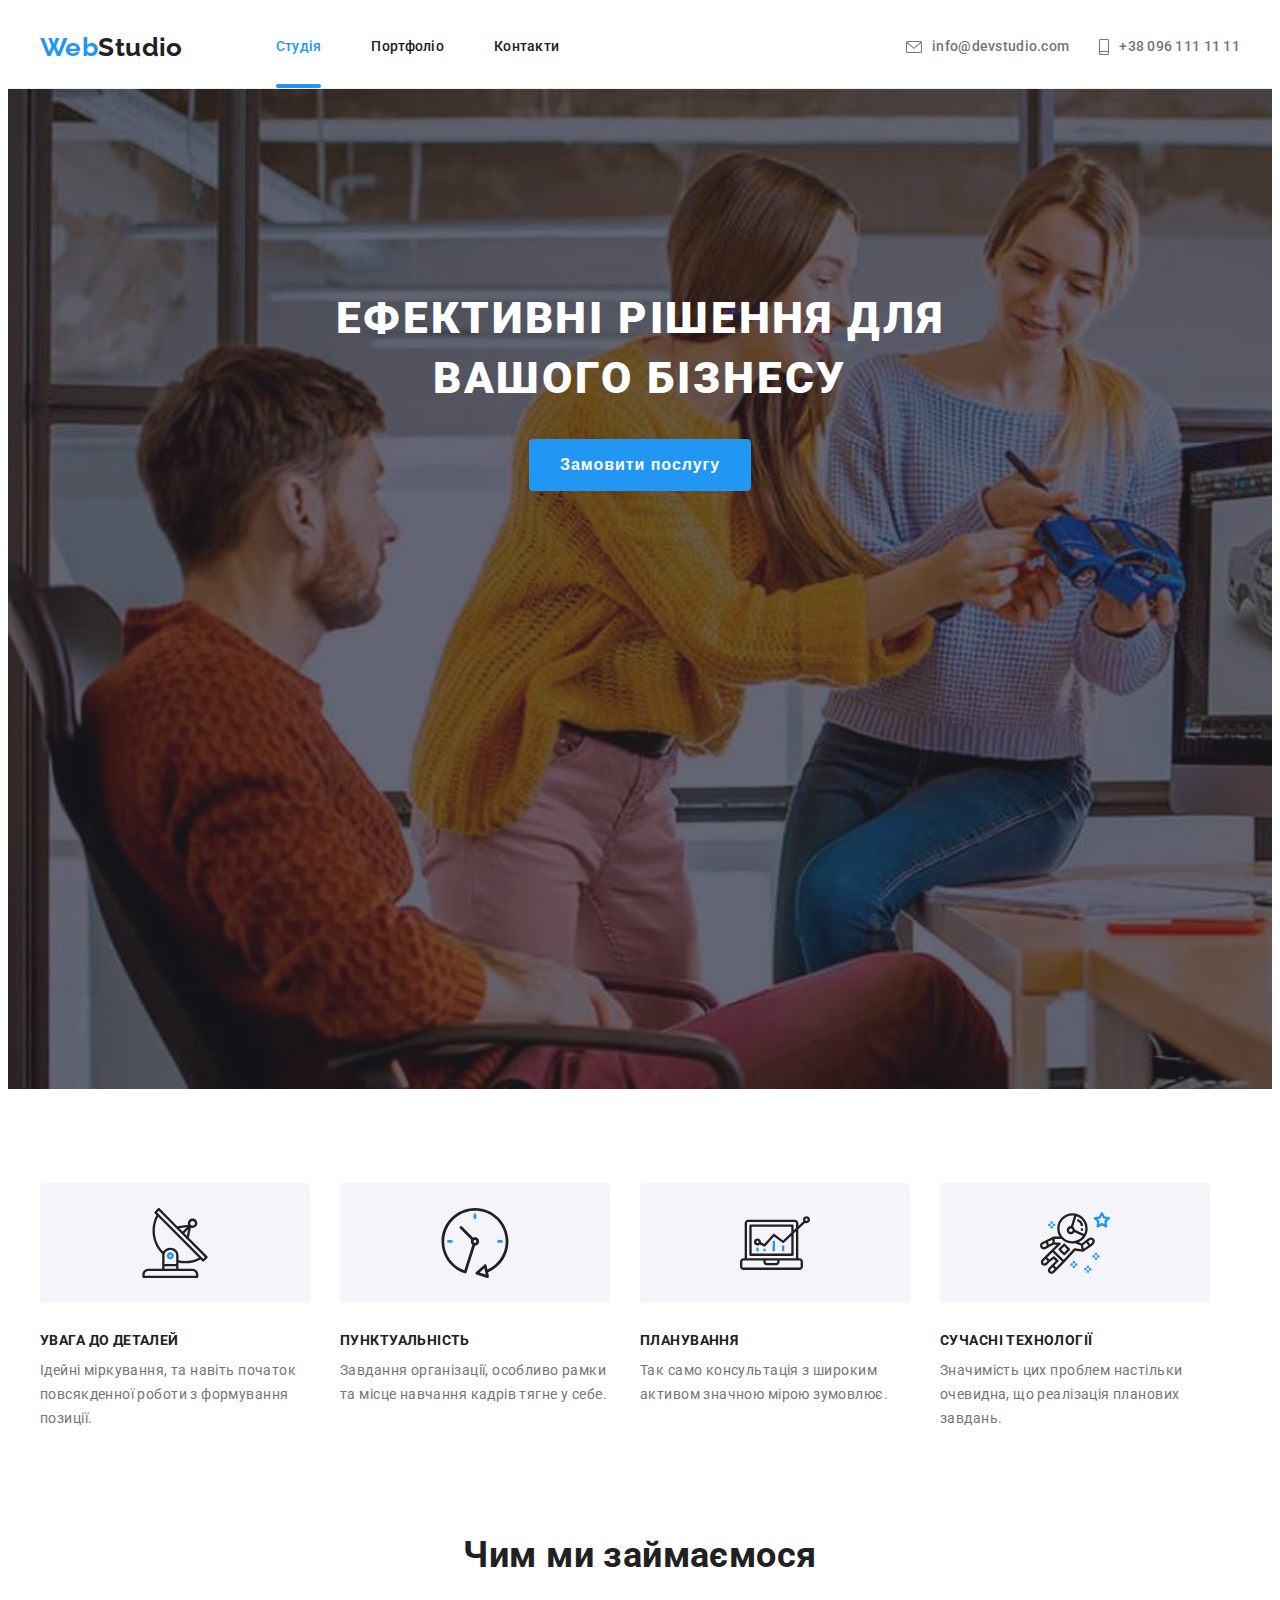
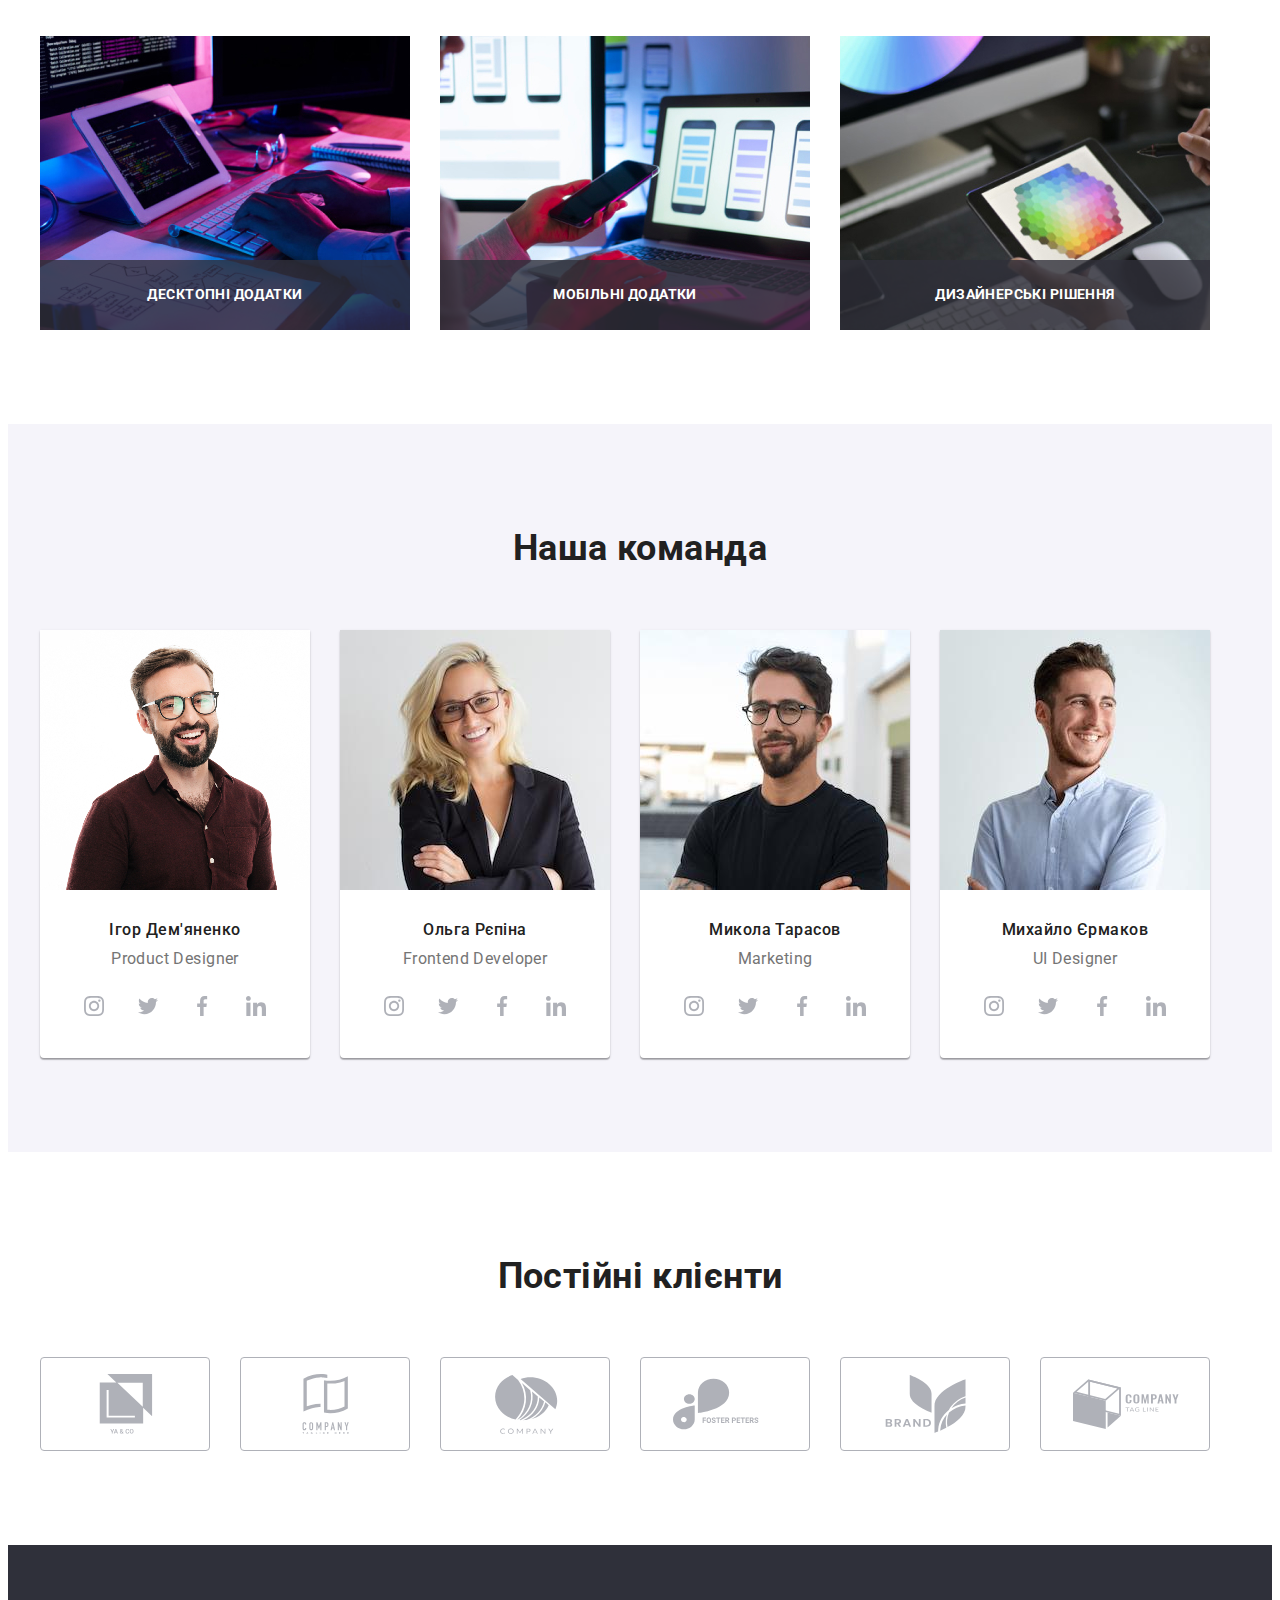
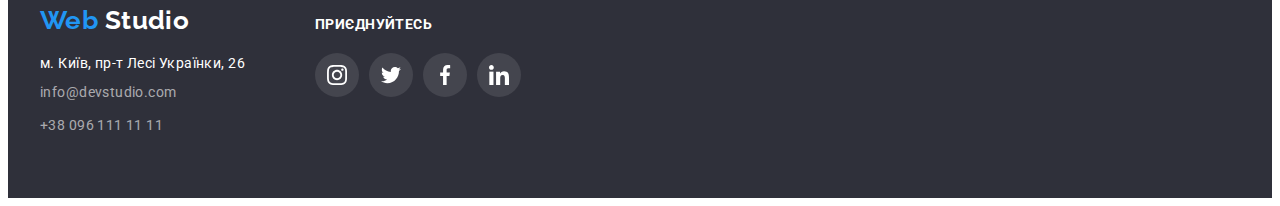
<file: index.html>
<!DOCTYPE html>
<html lang="uk">
  <head>
    <meta charset="UTF-8" />
    <meta http-equiv="X-UA-Compatible" content="IE=edge" />
    <meta name="viewport" content="width=device-width, initial-scale=1.0" />
    <title>Студія</title>
    <link rel="preconnect" href="https://fonts.googleapis.com">
    <link rel="preconnect" href="https://fonts.gstatic.com" crossorigin>
    <link href="https://fonts.googleapis.com/css2?family=Raleway:wght@700&family=Roboto:wght@400;500;700;900&display=swap" rel="stylesheet">
    <link rel="stylesheet" href="https://cdnjs.cloudflare.com/ajax/libs/modern-normalize/1.1.0/modern-normalize.min.css" integrity="sha512-wpPYUAdjBVSE4KJnH1VR1HeZfpl1ub8YT/NKx4PuQ5NmX2tKuGu6U/JRp5y+Y8XG2tV+wKQpNHVUX03MfMFn9Q==" crossorigin="anonymous" referrerpolicy="no-referrer" /> 
    <link rel="stylesheet" href="./css/styles.css">
  </head>
  <body>
    <!--start header-->
    <header class="header">
      <div class="container header-container">
      <nav class="navigation">
        <a class="logo logo-header link" href="./index.html"><span class="logo-primary-half-header">Web</span><span class="logo-secondary-half-header">Studio</span>
        </a>      
        <ul class="menu-nav-list list">
          <li class="menu-nav-item">
            <a class="menu-nav-link current link " href="./index.html">Студія</a>
          </li>
          <li class="menu-nav-item">
            <a class="menu-nav-link link" href="./portfolio.html">Портфоліо</a>
          </li>
          <li class="menu-nav-item">
            <a class="menu-nav-link link" href="">Контакти</a>
          </li>
        </ul>
      </nav>
        <!--start activ contacts-->
        <ul class=" contacts-list list">
          <li class="contacts-item">            
            <a class="mail-header link" href="mailto:info@devstudio.com"><svg class="envelope" width="16" height="12"><use href="./img/sprite.svg#envelope"></use></svg>info@devstudio.com</a></li>
          <li class="contacts-item">            
            <a class="phone-namber-header link" href="tel:+380961111111"><svg class="smartphone" width="10" height="16"><use href="./img/sprite.svg#smartphone"></use></svg>+38 096 111 11 11</a></li>
        </ul>
      </div>      
      
        <!--end novigation, activ contacts, header-->
       
    </header>
    <main>
        <!--start hero-->        
    <section class="hero">
      <div class="container">
        <h1 class="main-title">Ефективні рішення для вашого бізнесу
        </h1>
        <button class="modal-btn" type="button" data-modal-open>Замовити послугу</button>
      </div>        
    </section>
         <!--end hero-->
        <!--start features-->  
    <section class="features">
      <div class="container container-features">
        <h2 class="titel-cat visually-hidden">Особливості</h2>
        
        <ul class="features-list list">
          <li class="features-item ">
            <div class="features-button"> <svg class="features-buttjn-icon" width="70" height="70"><use href="./img/sprite.svg#antenna"></use></svg></div>  
            <h3 class="features-title">УВАГА ДО ДЕТАЛЕЙ</h3>
            <p class="descr-features">Ідейні міркування, та навіть початок повсякденної роботи з формування позиції.</p> 
                                 
          </li>
          <li class="features-item icon-clock">
            <div class="features-button"> <svg class="features-buttjn-icon" width="70" height="70"><use href="./img/sprite.svg#clock"></use></svg></div>
            <h3 class="features-title">ПУНКТУАЛЬНІСТЬ</h3>
            <p class="descr-features">Завдання організації, особливо рамки та місце навчання кадрів тягне у себе.</p>
                                    
          </li>
          <li class="features-item icon-diagram">
            <div class="features-button"> <svg class="features-buttjn-icon" width="70" height="70"><use href="./img/sprite.svg#diagram"></use></svg></div>
            <h3 class="features-title">ПЛАНУВАННЯ</h3>
            <p class="descr-features">Так само консультація з широким активом значною мірою зумовлює.</p>
                                         
          </li>
          <li class="features-item icon-astronaut">
            <div class="features-button"> <svg class="features-buttjn-icon" width="70" height="70"><use href="./img/sprite.svg#astronaut"></use></svg></div>
            <h3 class="features-title">СУЧАСНІ ТЕХНОЛОГІЇ</h3>
            <p class="descr-features">Значимість цих проблем настільки очевидна, що реалізація планових завдань.</p>
                        
          </li>
        </ul>  
      </div>            
    </section>
    <!--end features--> 
    <!--start work--> 
    <section class="work section">
      <div class="container">
        <h2 class="titel-cat">Чим ми займаємося</h2>
        <ul class=" work-list list">
          <li class="work-item">
            <img class="work-item-img" src="./img/img(1).jpg" alt="створення Web-сторінки у VS Code" width="370">
            <div class="label">
              <p class="label-titel">Десктопні додатки</p>
            </div>
          </li>          
          <li class="work-item">
            <img class="work-item-img" src="./img/img(2).jpg" alt="адаптація Web-сторінки" width="370">
            <div class="label">
              <p class="label-titel">Мобільні додатки</p>
            </div>
          </li>
          <li class="work-item">
            <img class="work-item-img" src="./img/img(3).jpg" alt="стилізация Web-сторінки у VS Code" width="370">
            <div class="label">
              <p class="label-titel">Дизайнерські рішення</p>
            </div>
          </li>
        </ul>
      </div>      
    </section>
     <!--end work-->
     <!--start team-->
    <section class="team section">
      <div class="container">
        <h2 class="titel-cat">Наша команда</h2>
        <ul class="team-list list">          
          <li class="team-item">
            <img class="team-item-img" src="./img/igor.jpg" alt="Ігор Дем'яненко" width="270" height="260">
            <div class="team-content-wrapper">
              <h3 class="name">Ігор Дем'яненко</h3>
              <p class="position">Product Designer</p>
              <ul class="social-list list">
                <li class="social-list-item">
                  <a class="social-list-link link" href=""><svg class="social-list-icon" width="20" height="20"><use href="./img/sprite.svg#instagram"></use></svg></a>
                </li>
                <li class="social-list-item">
                  <a class="social-list-link link" href=""><svg class="social-list-icon" width="20" height="20"><use href="./img/sprite.svg#twitter"></use></svg></a>
                </li>
                <li class="social-list-item">
                  <a class="social-list-link link" href=""><svg class="social-list-icon" width="20" height="20"><use href="./img/sprite.svg#facebook"></use></svg></a>
                </li>
                <li class="social-list-item">
                  <a class="social-list-link link" href=""><svg class="social-list-icon" width="20" height="20"><use href="./img/sprite.svg#linkedin"></use></svg></a>
                </li>
              </Ul>
            </div>            
          </li>          
          <li class="team-item">
            <img class="team-item-img" src="./img/olga.jpg" alt="Ольга Рєпіна" width="270" height="260">
            <div class="team-content-wrapper">
              <h3 class="name">Ольга Рєпіна</h3>
              <p class="position">Frontend Developer</p>
              <ul class="social-list list">
                <li class="social-list-item">
                  <a class="social-list-link link" href=""><svg class="social-list-icon" width="20" height="20"><use href="./img/sprite.svg#instagram"></use></svg></a>
                </li>
                <li class="social-list-item">
                  <a class="social-list-link link" href=""><svg class="social-list-icon" width="20" height="20"><use href="./img/sprite.svg#twitter"></use></svg></a>
                </li>
                <li class="social-list-item">
                  <a class="social-list-link link" href=""><svg class="social-list-icon" width="20" height="20"><use href="./img/sprite.svg#facebook"></use></svg></a>
                </li>
                <li class="social-list-item">
                  <a class="social-list-link link" href=""><svg class="social-list-icon" width="20" height="20"><use href="./img/sprite.svg#linkedin"></use></svg></a>
                </li>
              </ul>      
            </div>            
          </li>
          <li class="team-item">
            <img class="team-item-img" src="./img/nicholas.jpg" alt="Микола Тарасов" width="270" height="260">
            <div class="team-content-wrapper">
              <h3 class="name">Микола Тарасов</h3>
              <p class="position">Marketing</p>
              <ul class="social-list list">
                <li class="social-list-item">
                  <a class="social-list-link link" href=""><svg class="social-list-icon" width="20" height="20"><use href="./img/sprite.svg#instagram"></use></svg></a>
                </li>
                <li class="social-list-item">
                  <a class="social-list-link link" href=""><svg class="social-list-icon" width="20" height="20"><use href="./img/sprite.svg#twitter"></use></svg></a>
                </li>
                <li class="social-list-item">
                  <a class="social-list-link link" href=""><svg class="social-list-icon" width="20" height="20"><use href="./img/sprite.svg#facebook"></use></svg></a>
                </li>
                <li class="social-list-item">
                  <a class="social-list-link link" href=""><svg class="social-list-icon" width="20" height="20"><use href="./img/sprite.svg#linkedin"></use></svg></a>
                </li>
              </ul>
            </div>            
          </li>
          <li class="team-item">
            <img class="team-item-img" src="./img/mykhailo.jpg" alt="Михайло Єрмаков" width="270" height="260">
            <div class="team-content-wrapper">
              <h3 class="name">Михайло Єрмаков</h3>
              <p class="position">UI Designer</p>
              <ul class="social-list list">
                <li class="social-list-item">
                  <a class="social-list-link link" href=""><svg class="social-list-icon" width="20" height="20"><use href="./img/sprite.svg#instagram"></use></svg></a>
                </li>
                <li class="social-list-item">
                  <a class="social-list-link link" href=""><svg class="social-list-icon" width="20" height="20"><use href="./img/sprite.svg#twitter"></use></svg></a>
                </li>
                <li class="social-list-item">
                  <a class="social-list-link link" href=""><svg class="social-list-icon" width="20" height="20"><use href="./img/sprite.svg#facebook"></use></svg></a>
                </li>
                <li class="social-list-item">
                  <a class="social-list-link link" href=""><svg class="social-list-icon" width="20" height="20"><use href="./img/sprite.svg#linkedin"></use></svg></a>
                </li>
              </ul>
            </div>            
          </li>                
        </ul>
      </div>      
    </section>
    <!--end team-->
    <!--start clients-->
    <section class="clients section">
      <div class="container">
        <h2 class="titel-cat">Постійні клієнти</h2>
        <ul class="clients-list list">
          <li class="clients-list-item">
            <a class="clients-list-link link" href="">
              <svg class="clients-list-icon" width="106" height="60"><use href="./img/sprite.svg#logo-1">
                </use>
              </svg>
            </a>
          </li>
          <li class="clients-list-item">
            <a class="clients-list-link link" href="">
              <svg class="clients-list-icon" width="106" height="60"><use href="./img/sprite.svg#logo-2">
                </use>
              </svg>
            </a>
          </li>
          <li class="clients-list-item">
            <a class="clients-list-link link" href="">
              <svg class="clients-list-icon" width="106" height="60"><use href="./img/sprite.svg#logo-3">
                </use>
              </svg>
            </a>
          </li>
          <li class="clients-list-item">
            <a class="clients-list-link link" href="">
              <svg class="clients-list-icon" width="106" height="60"><use href="./img/sprite.svg#logo-4">
                </use>
              </svg>
            </a>
          </li>
          <li class="clients-list-item">
            <a class="clients-list-link link" href="">
              <svg class="clients-list-icon" width="106" height="60"><use href="./img/sprite.svg#logo-5">
                </use>
              </svg>
            </a>
          </li>
          <li class="clients-list-item">
            <a class="clients-list-link link" href="">
              <svg class="clients-list-icon" width="106" height="60"><use href="./img/sprite.svg#logo-6">
                </use>
              </svg>
            </a>
          </li>
        </ul>
      </div>
    </section>
     <!--start footer-->
    </main>
    <footer class="footer">
      <div class="container footer-container">
        <div class="content-wrapper-footer-address">
          <p class="logo logo-footer-link">
           <span class="logo-primary-half-footer">Web</span>
           <span class="logo-secondary-half-footer">Studio</span>
          </p>
          <address class="address">          
            <ul class="address-list list">
              <li class="address-item">
                <p class="address-post">м. Київ, пр-т Лесі Українки, 26</p>
              </li>
              <li class="address-item">
                <a class="mail-footer link" href="mailto:info@devstudio.com">info@devstudio.com</a>
              </li>
              <li class="address-item">
                <a class="phone-namber-footer link" href="tel:+380961111111">+38 096 111 11 11</a>
              </li>
            </ul>
          </address>
        </div>
        <div class="content-wrapper-footer-associate">
          <p class="associate">приєднуйтесь</p>
          <ul class="social-list list">
            <li class="social-list-item">
              <a class="social-list-link link" href=""><svg class="social-list-icon-footer" width="20" height="20"><use href="./img/sprite.svg#instagram"></use></svg></a>
            </li>
            <li class="social-list-item">
              <a class="social-list-link link" href=""><svg class="social-list-icon-footer" width="20" height="20"><use href="./img/sprite.svg#twitter"></use></svg></a>
            </li>
            <li class="social-list-item">
              <a class="social-list-link link" href=""><svg class="social-list-icon-footer" width="20" height="20"><use href="./img/sprite.svg#facebook"></use></svg></a>
            </li>
            <li class="social-list-item">
              <a class="social-list-link link" href=""><svg class="social-list-icon-footer" width="20" height="20"><use href="./img/sprite.svg#linkedin"></use></svg></a>
            </li>
          </Ul>
        </div>        
      </div>      
    </footer>
      <!--end footer-->
      <!-- start modal window-->
      <div class="backdrop is-hidden" data-modal>
        <div class="modal">
          <button type="button" class="modal-close-btn" data-modal-close>
            <svg class="icon-close" width="18" height="18">
              <use href="./img/sprite.svg#icon-close"></use>
            </svg>
          </button>
        </div>
      </div>
      <script src="./js/modal.js"></script>
  </body>
</html>
</file>
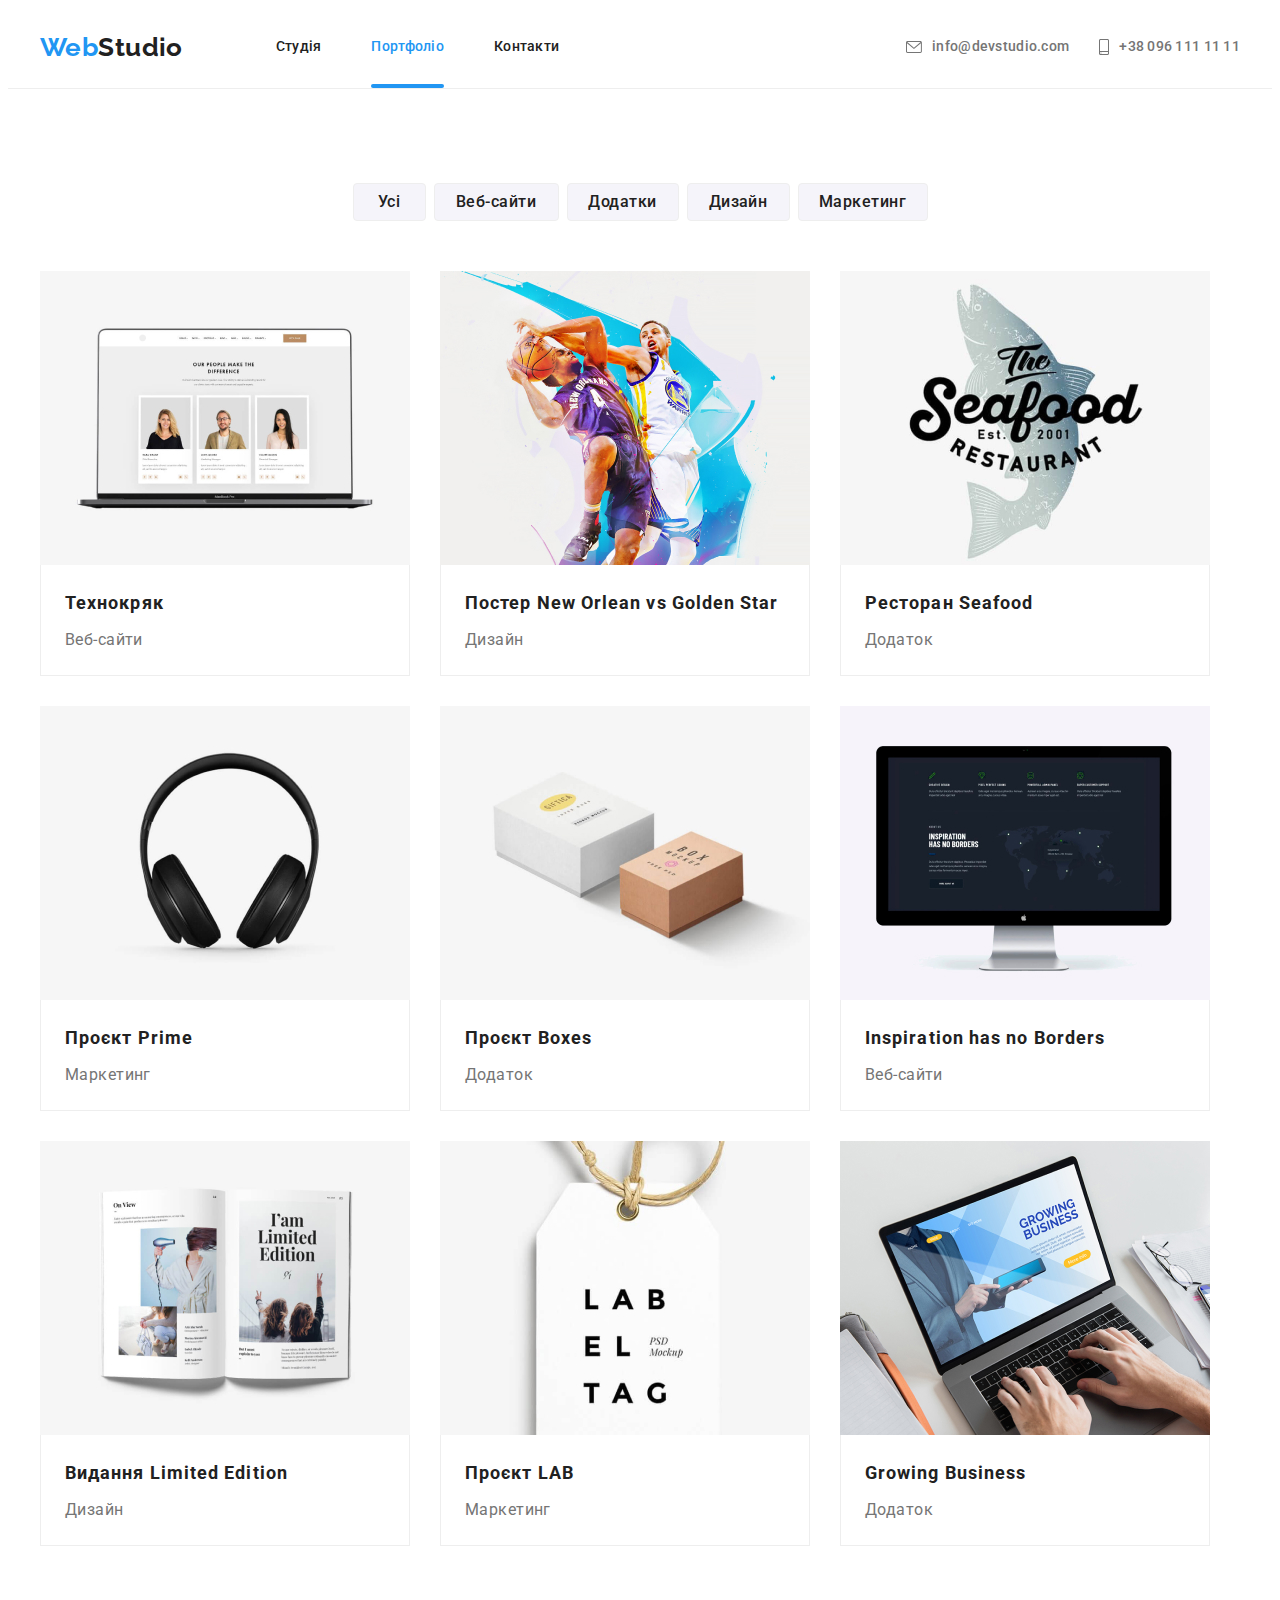
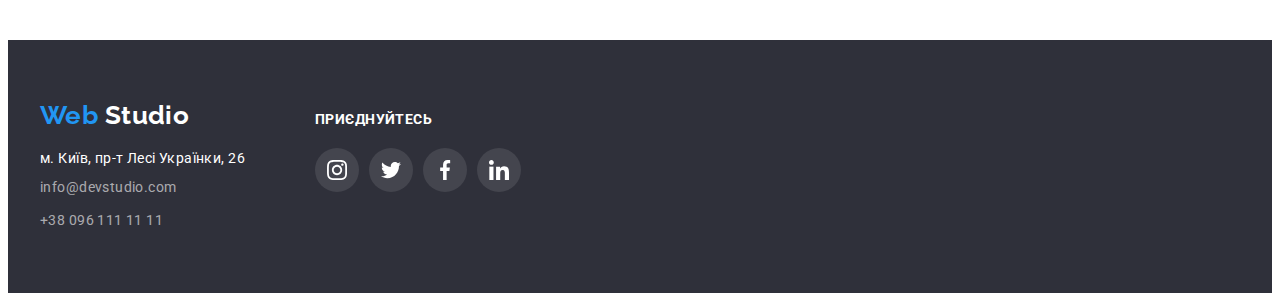
<file: portfolio.html>
<!DOCTYPE html>
<html lang="uk">
  <head>
    <meta charset="UTF-8" />
    <meta http-equiv="X-UA-Compatible" content="IE=edge" />
    <meta name="viewport" content="width=device-width, initial-scale=1.0" />
    <title>Портфоліо</title>
    <link rel="preconnect" href="https://fonts.googleapis.com" />
    <link rel="preconnect" href="https://fonts.gstatic.com" crossorigin />
    <link
      href="https://fonts.googleapis.com/css2?family=Raleway:wght@700&family=Roboto:wght@400;500;700;900&display=swap"
      rel="stylesheet"
    />
    <link
      rel="stylesheet"
      href="https://cdnjs.cloudflare.com/ajax/libs/modern-normalize/1.1.0/modern-normalize.min.css"
      integrity="sha512-wpPYUAdjBVSE4KJnH1VR1HeZfpl1ub8YT/NKx4PuQ5NmX2tKuGu6U/JRp5y+Y8XG2tV+wKQpNHVUX03MfMFn9Q=="
      crossorigin="anonymous"
      referrerpolicy="no-referrer"
    />
    <link rel="stylesheet" href="./css/styles.css" />
  </head>
  <body>
    <!--  start header-->
    <header class="header">
      <div class="container header-container">
      <nav class="navigation">
        <a class="logo logo-header link" href="./index.html"><span class="logo-primary-half-header">Web</span><span class="logo-secondary-half-header">Studio</span>
        </a>      
        <ul class="menu-nav-list list">
          <li class="menu-nav-item">
            <a class="menu-nav-link  link " href="./index.html">Студія</a>
          </li>
          <li class="menu-nav-item">
            <a class="menu-nav-link current link" href="./portfolio.html">Портфоліо</a>
          </li>
          <li class="menu-nav-item">
            <a class="menu-nav-link link" href="">Контакти</a>
          </li>
        </ul>
      </nav>
        <!--start activ contacts-->
        <ul class=" contacts-list list">
          <li class="contacts-item">            
            <a class="mail-header link" href="mailto:info@devstudio.com"><svg class="envelope" width="16" height="12"><use href="./img/sprite.svg#envelope"></use></svg>info@devstudio.com</a></li>
          <li class="contacts-item">            
            <a class="phone-namber-header link" href="tel:+380961111111"><svg class="smartphone" width="10" height="16"><use href="./img/sprite.svg#smartphone"></use></svg>+38 096 111 11 11</a></li>
        </ul>
      </div>      
      
        <!--end novigation, activ contacts, header-->
       
    </header>
    <!--end header-->
    <main>
      <!--start portfolio-->
      <section class="portfolio section">
        <div class="container portfolio-container">
          <h1 class="titel-cat visually-hidden">Наші проекти</h1>
          <ul class="filters-portfolio-list list">
            <li class="filters-portfolio-item">
              <button class="filters-btn filters-btn-all" type="button">Усі</button>
            </li>
            <li class="filters-portfolio-item">
              <button class="filters-btn filters-btn-web" type="button">Веб-сайти</button>
            </li>
            <li class="filters-portfolio-item">
              <button class="filters-btn filters-btn-add" type="button">Додатки</button>
            </li>
            <li class="filters-portfolio-item">
              <button class="filters-btn filters-btn-diz" type="button">Дизайн</button>
            </li>
            <li class="filters-portfolio-item">
              <button class="filters-btn filters-btn-mrcet" type="button">Маркетинг</button>
            </li>
          </ul>
          <ul class="projects-portfolio-list list">
            <li class="projects-item">
              <a class="projects-item-link link">
                <div class="projects-thumb">
                  <img
                  class="projects-item-img"
                  src="./img/img(4).jpg"
                  alt="фото співробітників"
                  width="370"
                  height="294"
                  />
                  <div class="overlay">
                    <p class="description">Ресурс пропонує комплексні пропозиції з різним рівнем функціоналу та сервісів. Все це дозволить відвідувачу отримати вичерпні відомості про компанію чи приватну особу.
                    </p>
                  </div>
                </div> 
                <div class="projects-item-content">
                  <h2 class="projects-item-titel">Технокряк</h2>
                  <p class="projects-direction">Веб-сайти</p>
                </div>
              </a>
            </li>                    
            <li class="projects-item">
              <a class="projects-item-link link">
                <div class="projects-thumb"><img
                  class="projects-item-img"
                  src="./img/img(5).jpg"
                  alt="фото співробітників"
                  width="370"
                  height="294"
                  />
                  <div class="overlay">
                    <p class="description">Lorem, ipsum dolor sit amet consectetur adipisicing elit. Quis cum quibusdam similique debitis eos, fuga in ipsum quaerat impedit, nam error atque sequi laudantium incidunt hic assumenda! Autem, voluptatum ratione.
                    </p>
                  </div>
                </div>
                <div class="projects-item-content">
                  <h2 class="projects-item-titel">Постер New Orlean vs Golden Star</h2>
                  <p class="projects-direction">Дизайн</p>
                </div> 
              </a>
            </li>        
            <li class="projects-item">
              <a class="projects-item-link link">
                <div class="projects-thumb"><img
                  class="projects-item-img"
                  src="./img/img(6).jpg"
                  alt="фото співробітників"
                  width="370"
                  height="294"
                  />
                  <div class="overlay">
                    <p class="description">Lorem, ipsum dolor sit amet consectetur adipisicing elit. Quis cum quibusdam similique debitis eos, fuga in ipsum quaerat impedit, nam error atque sequi laudantium incidunt hic assumenda! Autem, voluptatum ratione.
                    </p>
                  </div>
                </div>
                <div class="projects-item-content">
                  <h2 class="projects-item-titel">Ресторан Seafood</h2>
                  <p class="projects-direction">Додаток</p>
                </div>   
              </a>
            </li>         
            <li class="projects-item">
              <a class="projects-item-link link">
                <div class="projects-thumb"><img
                  class="projects-item-img"
                  src="./img/img(7).jpg"
                  alt="фото співробітників"
                  width="370"
                  height="294"
                  />
                  <div class="overlay">
                    <p class="description">Lorem, ipsum dolor sit amet consectetur adipisicing elit. Quis cum quibusdam similique debitis eos, fuga in ipsum quaerat impedit, nam error atque sequi laudantium incidunt hic assumenda! Autem, voluptatum ratione.
                    </p>
                  </div>
                </div>
                <div class="projects-item-content">
                  <h2 class="projects-item-titel">Проєкт Prime</h2>
                  <p class="projects-direction">Маркетинг</p>
                </div>
              </a>
            </li>          
            <li class="projects-item">
              <a class="projects-item-link link">
                <div class="projects-thumb"><img
                  class="projects-item-img"
                  src="./img/img(8).jpg"
                  alt="фото співробітників"
                  width="370"
                  height="294"
                  />
                  <div class="overlay">
                    <p class="description">Lorem, ipsum dolor sit amet consectetur adipisicing elit. Quis cum quibusdam similique debitis eos, fuga in ipsum quaerat impedit, nam error atque sequi laudantium incidunt hic assumenda! Autem, voluptatum ratione.
                    </p>
                  </div>
                </div>
                <div class="projects-item-content">
                  <h2 class="projects-item-titel">Проєкт Boxes</h2>
                  <p class="projects-direction">Додаток</p>
                </div>  
              </a>
            </li>          
            <li class="projects-item">
              <a class="projects-item-link link">
                <div class="projects-thumb"><img
                  class="projects-item-img"
                  src="./img/img(9).jpg"
                  alt="фото співробітників"
                  width="370"
                  height="294"
                  />
                  <div class="overlay">
                    <p class="description">Lorem, ipsum dolor sit amet consectetur adipisicing elit. Quis cum quibusdam similique debitis eos, fuga in ipsum quaerat impedit, nam error atque sequi laudantium incidunt hic assumenda! Autem, voluptatum ratione.
                    </p>
                  </div>
                </div>
                <div class="projects-item-content">
                  <h2 class="projects-item-titel">Inspiration has no Borders</h2>
                  <p class="projects-direction">Веб-сайти</p>
                </div> 
              </a>
            </li>          
            <li class="projects-item">
              <a class="projects-item-link link">
                <div class="projects-thumb"><img
                  class="projects-item-img"
                  src="./img/img(10).jpg"
                  alt="фото співробітників"
                  width="370"
                  height="294"
                  />
                  <div class="overlay">
                    <p class="description">Lorem, ipsum dolor sit amet consectetur adipisicing elit. Quis cum quibusdam similique debitis eos, fuga in ipsum quaerat impedit, nam error atque sequi laudantium incidunt hic assumenda! Autem, voluptatum ratione.
                    </p>
                  </div>
                </div>
                <div class="projects-item-content">
                  <h2 class="projects-item-titel">Видання Limited Edition</h2>
                  <p class="projects-direction">Дизайн</p>
                </div>
              </a>
            </li>          
            <li class="projects-item">
              <a class="projects-item-link link">
                <div class="projects-thumb"><img
                  class="projects-item-img"
                  src="./img/img(11).jpg"
                  alt="фото співробітників"
                  width="370"
                  height="294"
                  />
                  <div class="overlay">
                    <p class="description">Lorem, ipsum dolor sit amet consectetur adipisicing elit. Quis cum quibusdam similique debitis eos, fuga in ipsum quaerat impedit, nam error atque sequi laudantium incidunt hic assumenda! Autem, voluptatum ratione.
                    </p>
                  </div>
                </div>
                <div class="projects-item-content">
                  <h2 class="projects-item-titel">Проєкт LAB</h2>
                  <p class="projects-direction">Маркетинг</p>
                </div> 
              </a>
            </li>          
            <li class="projects-item">
              <a class="projects-item-link link">
                <div class="projects-thumb"><img
                  class="projects-item-img"
                  src="./img/img(12).jpg"
                  alt="фото співробітників"
                  width="370"
                  height="294"
                  />
                  <div class="overlay">
                    <p class="description">Lorem, ipsum dolor sit amet consectetur adipisicing elit. Quis cum quibusdam similique debitis eos, fuga in ipsum quaerat impedit, nam error atque sequi laudantium incidunt hic assumenda! Autem, voluptatum ratione.
                    </p>
                  </div>
                </div>
                <div class="projects-item-content">
                  <h2 class="projects-item-titel">Growing Business</h2>
                  <p class="projects-direction">Додаток</p>
                </div>
              </a>
            </li>
          </ul>
        </div>
      </section>
      <!--end portfolio-->
    </main>
    <!--start footer-->
    <footer class="footer">
      <div class="container footer-container">
        <div class="content-wrapper-footer-address">
          <p class="logo logo-footer-link">
           <span class="logo-primary-half-footer">Web</span>
           <span class="logo-secondary-half-footer">Studio</span>
          </p>
          <address class="address">          
            <ul class="address-list list">
              <li class="address-item">
                <p class="address-post">м. Київ, пр-т Лесі Українки, 26</p>
              </li>
              <li class="address-item">
                <a class="mail-footer link" href="mailto:info@devstudio.com">info@devstudio.com</a>
              </li>
              <li class="address-item">
                <a class="phone-namber-footer link" href="tel:+380961111111">+38 096 111 11 11</a>
              </li>
            </ul>
          </address>
        </div>
        <div class="content-wrapper-footer-associate">
          <p class="associate">приєднуйтесь</p>
          <ul class="social-list list">
            <li class="social-list-item">
              <a class="social-list-link link" href=""><svg class="social-list-icon-footer" width="20" height="20"><use href="./img/sprite.svg#instagram"></use></svg></a>
            </li>
            <li class="social-list-item">
              <a class="social-list-link link" href=""><svg class="social-list-icon-footer" width="20" height="20"><use href="./img/sprite.svg#twitter"></use></svg></a>
            </li>
            <li class="social-list-item">
              <a class="social-list-link link" href=""><svg class="social-list-icon-footer" width="20" height="20"><use href="./img/sprite.svg#facebook"></use></svg></a>
            </li>
            <li class="social-list-item">
              <a class="social-list-link link" href=""><svg class="social-list-icon-footer" width="20" height="20"><use href="./img/sprite.svg#linkedin"></use></svg></a>
            </li>
          </Ul>
        </div>        
      </div>      
    </footer>
    <!--end footer-->
  </body>
</html>
</file>
<file: css/styles.css>
:root {
  --accent-color: #2196f3;
  --primary-font-family: "Roboto", sans-serif;
  --secondary-font-family: "Raleway", sans-serif;
  --primary-text-color-theme-dark: #FFFFFF;
  --secondary-text-color-theme-dark: rgba(255, 255, 255, 0.6);
  --primary-text-color-theme-light: #212121;
  --secondary-text-color-theme-light: #757575;
  --primary-font-weight: 500;
  --secondary-font-weight: 700;
  --primary-line-height: 1.14;
  --secondary-line-height: 1.71;
  --primary-background-color: white;
  --secondary-background-color: #2f303a;
  --tertiary-background-color: #f5f4fa;
  --primary-font-size: 14px;
  --secondary-font-size: 16px;
  --primary-letter-spacing: 0.03em;
  --secondary-letter-spacing: 0.06em;
}
body {
  font-family: var(--primary-font-family);
  font-size: var(--primary-font-size);
  line-height: var(--primary-line-height);
  letter-spacing: var(--primary-letter-spacing);
  color: var(--primary-text-color-theme-light);
  background-color: var(--primary-background-color);
}
h1,
h2,
h3 {
  margin-top: 0;
  margin-bottom: 0;
}
ul,
ol {
  margin-top: 0;
  margin-bottom: 0;
  padding-left: 0;
}
img {
  display: block;
  margin: 0px;
}
.container {
  width: 1200px;
  margin: 0px auto;
  padding: 0px 15px;
}
.list {
  list-style: none;
}
.link {
  text-decoration: none;
}

/* ====== start components ====== */
.logo {
  font-family: var(--secondary-font-family);
  font-weight: var(--secondary-font-weight);
  font-size: 26px;
  line-height: 1.19;
  color: var(--accent-color);
}
.titel-cat {
  display: flex;
  justify-content: center;
  margin-bottom: 50px;

  font-weight: var(--secondary-font-weight);
  font-size: 36px;
  line-height: var(--secondary-line-height);
}
.visually-hidden {
  position: absolute;
  width: 1px;
  height: 1px;
  margin: -1px;
  padding: 0;
  overflow: hidden;
  border: 0;
  clip: rect(0 0 0 0);
}
.section {
  padding-top: 94px;
  padding-bottom: 94px;
}
.social-list-link {
  display: flex;
  align-items: center;
  justify-content: center;
  width: 44px;
  height: 44px;
  border-radius: 50%;
  transition: background-color 250ms cubic-bezier(0.4, 0, 0.2, 1);
}
.social-list {
  display: flex;
  justify-content: center;
  align-items: center;
  gap: 10px;
}
/* ====== end components ====== */
/* ====== start header ======= */
.header {
  border-bottom: 1px solid #eeeeee;
}
.header-container {
  display: flex;
  align-items: center;
  padding-top: 24px;
  padding-bottom: 25px;
}
.navigation {
  display: flex;
  align-items: center;
}
.logo-header {
  margin-right: 93px;
}
.logo-secondary-half-header {
  color: var(--primary-text-color-theme-light);
}
.menu-nav-list {
  display: flex;
  align-items: center;
}

.menu-nav-item:not(:last-child) {
  margin-right: 50px;
}
.menu-nav-link {
  position: relative;
  font-weight: var(--primary-font-weight);
  font-size: var(--primary-font-size);
  line-height: var(--primary-line-height);
  letter-spacing: 0.02em;

  color: var(--primary-text-color-theme-light);
  transition: color 250ms cubic-bezier(0.4, 0, 0.2, 1);
}

.menu-nav-link::after {
  content: "";
  display: block;
  position: absolute;
  width: 100%;
  bottom: -34px;;
  margin-left: auto;
  margin-right: auto;
  
  height: 4px;
  border-radius: 2px;

  opacity: 0;
  transition: opacity 250ms cubic-bezier(0.4, 0, 0.2, 1);

  background-color: var(--accent-color);
}
.current,
.menu-nav-link:hover,
.menu-nav-link:focus {
  color: var(--accent-color);
}
.current::after,
.menu-nav-link:hover::after,
.menu-nav-link:focus::after {
  opacity: 1;
}
.contacts-list {
  display: flex;
  align-items: center;
}
.contacts-list {
  margin-left: auto;
}
.mail-header {
  margin-right: 30px;
}
.mail-header,
.phone-namber-header {
  display: flex;
  justify-content: center;
  align-items: center;

  font-weight: var(--primary-font-weight);
  line-height: var(--primary-line-height);
  letter-spacing: 0.02em;

  color: var(--secondary-text-color-theme-light);
  transition: color 250ms cubic-bezier(0.4, 0, 0.2, 1);
}
.contacts-item {
  display: flex;
  justify-content: center;
  align-items: center;
}

.envelope {
  margin-right: 10px;
  min-width: 16px;
  fill: var(--secondary-text-color-theme-light);
}
.mail-header:hover,
.mail-header:focus,
.phone-namber-header:hover,
.phone-namber-header:focus {
  color: var(--accent-color);
}
.mail-header:hover .envelope,
.mail-header:focus .envelope,
.phone-namber-header:hover .smartphone,
.phone-namber-header:focus .smartphone {
  fill: var(--accent-color);
}

.smartphone {
  margin-right: 10px;
  min-width: 10px;
  fill: var(--secondary-text-color-theme-light);
}
/* ====== end header ====== */
/* ====== start page Студія ====== */
/* ====== start hero ====== */
.hero {
  max-width: 1600px;
  height: 600px;
  padding: 200px 0px;
  margin: 0px auto;
  text-align: center;

  background-image: linear-gradient(
      rgba(47, 48, 58, 0.4),
      rgba(47, 48, 58, 0.4)
    ),
    url(../img/hero/bg.jpg);
  background-size: cover;

  background-color: #c4c4c4;
}
.main-title {
  display: block;
  width: 696px;
  margin: 0px auto 30px;

  font-family: var(--primary-font-family);
  font-style: normal;
  font-weight: 900;
  font-size: 44px;
  line-height: 1.36;
  letter-spacing: var(--secondary-letter-spacing);
  text-transform: uppercase;

  color: var(--primary-text-color-theme-dark);
}
.modal-btn {
  display: inline-block;
  text-align: center;
  min-width: 216px;
  padding: 10px 30px;
  border: 1px solid transparent;
  border-radius: 4px;

  font-weight: var(--secondary-font-weight);
  font-style: normal;
  font-size: var(--secondary-font-size);
  line-height: 1.88;
  letter-spacing: var(--secondary-letter-spacing);

  cursor: pointer;
  color: var(--primary-text-color-theme-dark);
  background-color: var(--accent-color);
}

/* ====== end hero ====== */
/* ====== start features ====== */

.features {
  padding-top: 94px;
}

.features-list {
  display: flex;
  flex-wrap: wrap;
}
.features-item {
  width: 270px;
}
.features-item:not(:nth-child(4n)) {
  margin-right: 30px;
}
.features-item:not(:nth-last-child(-n + 4)) {
  margin-bottom: 30px;
}
.features-button {
  display: flex;
  align-items: center;
  justify-content: center;
  height: 120px;
  margin-bottom: 30px;

  background-repeat: no-repeat;
  background-position: center;
  background-color: var(--tertiary-background-color);
  border-radius: 4px;
}

.features-title {
  margin-bottom: 10px;

  font-family: var(--primary-font-family);
  font-style: normal;
  font-weight: var(--secondary-font-weight);
  font-size: var(--primary-line-height);
  letter-spacing: var(--primary-letter-spacing);
  text-transform: uppercase;

  color: var(--primary-text-color-theme-light);
}

.descr-features {
  margin: 0px;

  line-height: var(--secondary-line-height);

  color: var(--secondary-text-color-theme-light);
}

/* ====== end features ====== */
/* ======start work ====== */
.work-list {
  display: flex;
  flex-wrap: wrap;
  position: relative;
}
.work-item {
  flex-basis: calc((100% - 90px) / 3);
}
.work-item:not(:nth-child(3n)) {
  margin-right: 30px;
}
.work-item:not(:nth-last-child(-n + 3)) {
  margin-bottom: 30px;
}
.label {
  display: flex;
  align-items: center;
  justify-content: center;
  position: absolute;
  bottom: 0;
  width: 370px;
  height: 70px;
  background: rgba(47, 48, 58, 0.8);
}
.label-titel {
  margin: 0;
  font-weight:var(--secondary-font-weight);
 
  text-transform: uppercase;

  color: var(--primary-text-color-theme-dark);
}
/* ====== end work ====== */

/* ====== start team ====== */
.team {
  font-weight: var(--primary-font-weight);
  font-size: var(--secondary-font-size);
  line-height: 1.19;
  background-color: var(--tertiary-background-color);
}

.team-list {
  display: flex;
  flex-wrap: wrap;
}
.team-item {
  min-width: 270px;
  text-align: center;
  flex-basis: calc((100% - (4 * 30px)) / 4);

  background-color: var(--primary-text-color-theme-dark);
  box-shadow: 0px 1px 3px rgba(0, 0, 0, 0.12), 0px 1px 1px rgba(0, 0, 0, 0.14),
    0px 2px 1px rgba(0, 0, 0, 0.2);
  border-radius: 0px 0px 4px 4px;
}
.team-item:not(:nth-child(4n)) {
  margin-right: 30px;
}
.team-item:not(:nth-last-child(-n + 4)) {
  margin-bottom: 30px;
}

.name {
  margin-bottom: 10px;

  font-family: var(--primary-font-family);
  font-style: normal;
  font-weight: var(--primary-font-weight);
  font-size: var(--secondary-font-size);
  line-height: 1.19;
  letter-spacing: var(--primary-letter-spacing);

  color: var(--primary-text-color-theme-light);
}

.position {
  margin-top: 0px;
  margin-bottom: 16px;

  font-weight: normal;

  color: var(--secondary-text-color-theme-light);
}
.team-content-wrapper {
  padding: 30px 0;
}
.social-list-icon {
  fill: #afb1b8;
  transition: fill 250ms cubic-bezier(0.4, 0, 0.2, 1);
}
.social-list-link:hover .social-list-icon,
.social-list-link:focus .social-list-icon {
  fill: var(--primary-text-color-theme-dark);
}
.social-list-link:hover,
.social-list-link:focus {
  background-color: var(--accent-color);
}
/* ====== end team ====== */
/* ====== start clients ====== */
.clients-list {
  display: flex;
  flex-wrap: wrap;
}
.clients-list-link {
  display: flex;
  align-items: center;
  justify-content: center;

  width: 170px;
  height: 92px;
}

.clients-list-item {
  box-sizing: border-box;
  text-align: center;
  flex-basis: calc((100% - (6 * 30px)) / 6);
  min-width: 170px;

  border: 1px solid #afb1b8;
  border-radius: 4px;
  transition: border-color 250ms cubic-bezier(0.4, 0, 0.2, 1);
}
.clients-list-item:not(:nth-child(6n)) {
  margin-right: 30px;
}
.clients-list-item:not(:nth-last-child(-n + 6)) {
  margin-bottom: 30px;
}
.clients-list-icon {
  fill: #afb1b8;
  transition: fill 250ms cubic-bezier(0.4, 0, 0.2, 1);
}
.clients-list-link:hover .clients-list-icon,
.clients-list-link:focus .clients-list-icon {
  fill: var(--accent-color);
}
.clients-list-item:hover,
.clients-list-item:focus {
  border-color: var(--accent-color);
}
/* ====== start footer ====== */
.footer {
  background-color: var(--secondary-background-color);
  padding: 60px 0;
  
}
.footer-container {
  display: flex; 
  align-items: baseline;
  
}
.logo-footer-link {
  margin-top: 0px;
  margin-bottom: 20px;
}
.logo-secondary-half-footer {
  color: var(--primary-text-color-theme-dark);
}
.address {
  font-style: normal;
}
.address-item:not(:last-child) {
  margin-bottom: 9px;

  color: var(--primary-text-color-theme-dark);
}
.address-post {
  margin-top: 0px;
  margin-bottom: 0px;
}

.mail-footer,
.phone-namber-footer {
  font-size: var(--primary-font-size);
  line-height: var(--secondary-line-height);
  letter-spacing: var(--primary-letter-spacing);

  color: var(--secondary-text-color-theme-dark);
}
.content-wrapper-footer-address {
  display: block;
  margin-right: 70px;
}
.content-wrapper-footer-associate {
  display: block;
}
.social-footer {
  display: flex;
  justify-content: center;
  align-items: center;
  margin-top: 0;
  margin-bottom: 0;
  padding-left: 0;
}
.associate {
  margin: 0;
  margin-bottom: 20px;

  font-style: normal;
  font-weight: var(--secondary-font-weight);

  text-transform: uppercase;

  color: var(--primary-text-color-theme-dark);
}
.social-list-footer {
  display: flex;
  justify-content: center;
  align-items: center;
  gap: 10px;
}
.social-list-item {
  width: 44px;
  height: 44px;
  border-radius: 50%;
  background: rgba(255, 255, 255, 0.1);
}
.social-list-icon-footer {
  fill: var(--primary-text-color-theme-dark);
}
/* ====== end footer ====== */
/* ====== start modal window ====== */
.backdrop {
  position: fixed;
  top: 0;
  left: 0;
  width: 100vw;
  height: 100vh;
  background-color: rgba(0, 0, 0, 0.2);
  opacity: 1;
  transform: scale(1);
  transition: transform 500ms cubic-bezier(0.4, 0, 0.2, 1), opacity 500ms cubic-bezier(0.4, 0, 0.2, 1), visibility 500ms cubic-bezier(0.4, 0, 0.2, 1); 
}
.backdrop.is-hidden {
  opacity: 0;
  transform: scale(0.5);
  visibility: hidden;
  pointer-events: none;
}
.modal {
  position:absolute;
  top: 50%;
  left: 50%;
  transform: translate(-50%, -50%);
  width: 528px;
  height: 581px;

  background-color: rgba(255, 255, 255, 1);
  box-shadow: 0px 1px 3px rgba(0, 0, 0, 0.12), 0px 1px 1px rgba(0, 0, 0, 0.14), 0px 2px 1px rgba(0, 0, 0, 0.2);
  border-radius: 4px;
}
  
  
.modal-close-btn {
  display: flex;
  justify-content: center;
  align-items: center;
  position: absolute;
  top: 8px;
  right: 8px;
  width: 30px;
  height: 30px;
  padding: 0;
  border-radius: 50%;

  background-color: var(--primary-text-color-theme-dark);
  border: 1px solid rgba(0, 0, 0, 0.1);
  cursor: pointer;
}
  
  

/*====== end modal window ====== */
/* ====== end page Студія ====== */
/* ====== start page Портфоліо ====== */

.filters-portfolio-list {
  display: flex;
  justify-content: center;
  margin-bottom: 50px;
}
.filters-portfolio-item:not(:last-child) {
  margin-right: 8px;
}

.filters-btn {
  display: inline-block;
  min-height: 38px;
  text-align: center;
  font-family: var(--primary-font-family);
  font-style: normal;
  font-weight: var(--primary-font-weight);
  font-size: var(--secondary-font-size);
  line-height: 1.63;
  letter-spacing: var(--primary-letter-spacing);
  cursor: pointer;

  border: 1px solid #eeeeee;
  border-radius: 4px;
  color: var(--primary-text-color-theme-light);
  background: var(--tertiary-background-color);
}
.filters-btn:hover,
.filters-btn:focus {
  color: var(--primary-text-color-theme-dark);
  background: var(--accent-color);
  box-shadow: 0px 3px 1px rgba(0, 0, 0, 0.1), 0px 1px 2px rgba(0, 0, 0, 0.08),
    0px 2px 2px rgba(0, 0, 0, 0.12);
}
.filters-btn-all {
  min-width: 73px;
}
.filters-btn-web {
  min-width: 125px;
}
.filters-btn-add {
  min-width: 112px;
}
.filters-btn-diz {
  min-width: 103px;
}
.filters-btn-mrcet {
  min-width: 130px;
}
.projects-portfolio-list {
  display: flex;
  flex-wrap: wrap;
}
.projects-item {
  flex-basis: calc((100% - (3 * 30px)) / 3);
  background: var(--primary-text-color-theme-dark);
  
}
.projects-item-content {
  padding: 20px 24px;
  border-left: 1px solid #eeeeee;
  border-right: 1px solid #eeeeee;
  border-bottom: 1px solid #eeeeee;
}
.projects-item:not(:nth-child(3n)) {
  margin-right: 30px;
}
.projects-item:not(:nth-last-child(-n + 3)) {
  margin-bottom: 30px;
}
.projects-item-link {
  display: block;
  margin: 0 auto;
  cursor: pointer;
}
.projects-item-link:hover,
.projects-item-link:focus {
  box-shadow: 0px 1px 1px rgba(0, 0, 0, 0.12), 0px 4px 4px rgba(0, 0, 0, 0.06),
    1px 4px 6px rgba(0, 0, 0, 0.16);
}
.projects-item-link:hover .projects-thumb::after,
.projects-item-link:focus .projects-thumb::after {
  transform: translateY(0);
  
}
.projects-thumb {
  position: relative;
  overflow: hidden;
}
.overlay { 
  display: flex;
  justify-content: center;
  align-items: center;
  position:absolute;
  top: 0;
  left: 0;
  width: 100%;
  height: 100%;
  transform: translateY(100%);
  transition: transform 500ms cubic-bezier(0.4, 0, 0.2, 1);
  background-color: rgba(33, 150, 243, 0.9);
}
.projects-item-link:hover .overlay,
.projects-item-link:focus .overlay {
  transform: translateY(0);
}
.description {
  width: 322px;
  margin: 0;
  
  font-weight: 400;
  font-size: 18px;
  line-height: 1.56;

  color: rgba(255, 255, 255, 1);
}    
.projects-item-titel {
  margin-bottom: 4px;
  font-family: var(--primary-font-family);
  font-style: normal;
  font-weight: var(--secondary-font-weight);
  font-size: 18px;
  line-height: 2;
  letter-spacing: var(--secondary-letter-spacing);

  color: var(--primary-text-color-theme-light);
}
.projects-direction {
  margin: 0px;
  font-size: var(--secondary-font-size);
  line-height: 1.88;

  color: var(--secondary-text-color-theme-light);
}
</file>
